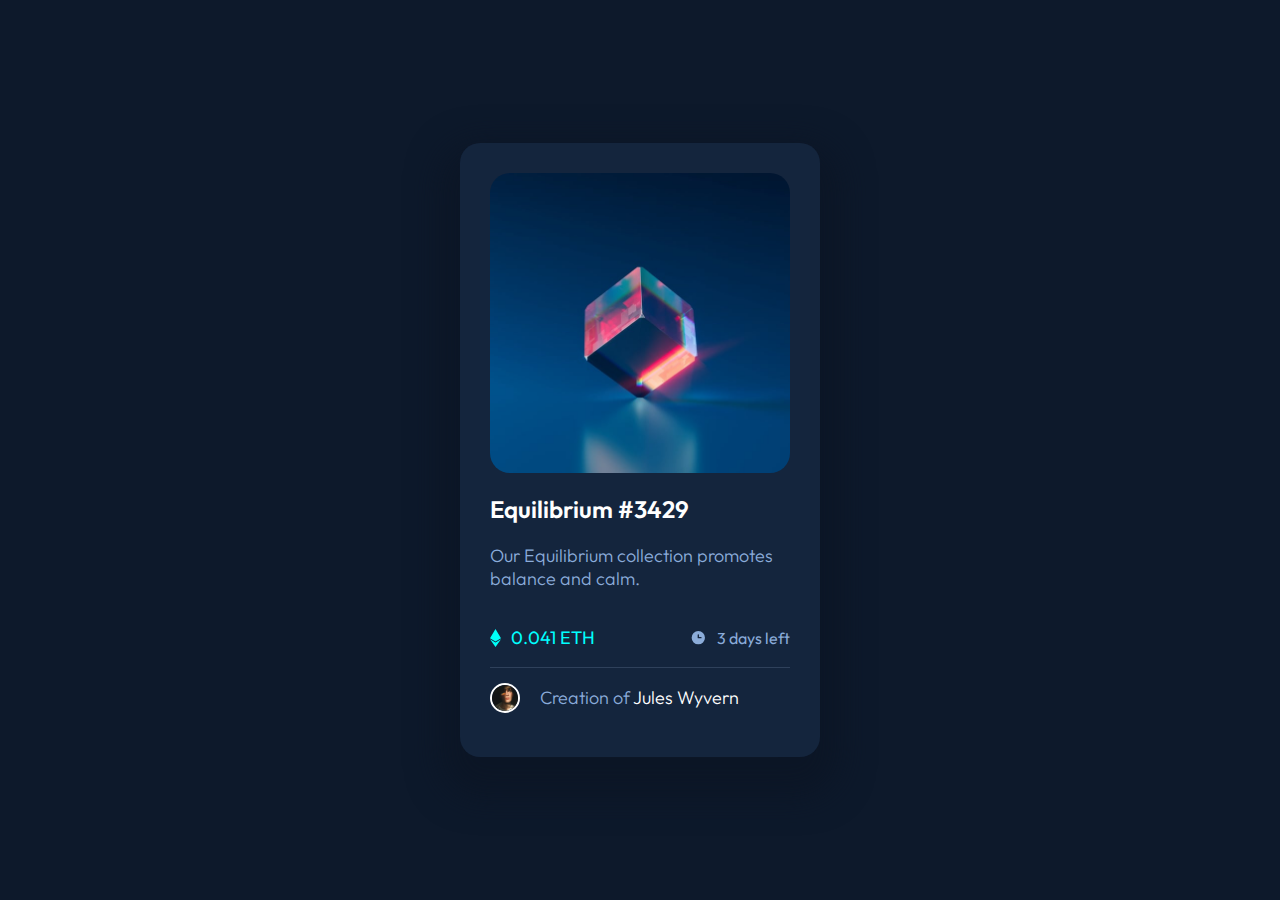
<file: nft-version2/index.html>
<!DOCTYPE html>
<html lang="en">

<head>
    <meta charset="UTF-8">
    <meta http-equiv="X-UA-Compatible" content="IE=edge">
    <meta name="viewport" content="width=device-width, initial-scale=1.0">
    <title>NFT card</title>
    <link rel="stylesheet" href="nft.css">
    <link rel="icon" type="image/png" sizes="32x32" href="./images/favicon-32x32.png">
</head>

<body>
    <section>
        <div class="wrapper">
            <div class="card">
                <div class="photo">
                    <img src="images/image-equilibrium.jpg" alt="" class="photo_img">
                    <div class="photo_overlay">
                        <div class="photo_overlay-img">
                            <img src="images/icon-view.svg" alt="">
                        </div>
                    </div>
                </div>
                <div class="description">
                    <h2>Equilibrium #3429</h2>
                    <div class="description_text">
                        <p>Our Equilibrium collection promotes balance and calm.</p>
                    </div>
                    <div class="description_details">
                        <div class="price">
                            <img src="images/icon-ethereum.svg" alt="">
                            <p>0.041 ETH</p>
                        </div>
                        <div class="time">
                            <img src="images/icon-clock.svg" alt="">
                            <p>3 days left</p>
                        </div>
                    </div>
                </div>
                <hr>
                <div class="author">
                    <img src="images/image-avatar.png" alt="">
                    <p>Creation of <a href="#">Jules Wyvern</a></p>
                </div>
            </div>
        </div>
    </section>
</body>

</html>
</file>
<file: nft-version2/nft.css>
@import url('https://fonts.googleapis.com/css2?family=Outfit:wght@300;400;600&display=swap');

* {
    margin: 0;
    padding: 0;
    box-sizing: border-box;
}

body {
    font-family: 'Outfit', sans-serif;
    background-color: #0d192b;
    display: flex;
    justify-content: center;
    align-items: center;
    height: 100vh;
}

h2 {
    font-weight: 600;
    margin: 0.86em 0;
}

h2,
a {
    color: white;
    cursor: pointer;
    text-decoration: none;
}

h2:hover,
a:hover {
    color: aqua;
}

p {
    font-size: 18px;
    margin: 1em 0;
}

hr {
    height: 1px;
    background-color: #2f415b;
    border-width: 0;
}

.wrapper {
    margin: auto;
    max-width: 360px;
    border-radius: 30px;
}

.card {
    background-color: #14253d;
    padding: 30px;
    border-radius: 20px;
    height: auto;
    box-shadow: 0px 20px 33px 20px rgb(12 22 38)
}

.photo {
    position: relative;
    width: 100%;
}

.photo_img {
    border-radius: 20px;
    width: 100%;
    display: block;
}

.photo_overlay {
    position: absolute;
    top: 0;
    bottom: 0;
    left: 0;
    right: 0;
    height: 100%;
    width: 100%;
    opacity: 0;
    background-color: rgba(0, 255, 255, 0.4);
    border-radius: 20px;

}

.photo:hover .photo_overlay {
    opacity: 1;
    cursor: pointer;
}

.photo_overlay-img {
    position: absolute;
    top: 50%;
    left: 50%;
    transform: translate(-50%, -50%);
}

.description_text p,
.author p {
    color: #8bacda;
    font-weight: 300;
}

.price p {
    color: aqua;
    font-weight: 400;
}

.time p {
    color: #8bacda;
    font-weight: 400;
    font-size: 16px;
}

.author img {
    border-radius: 50%;
    border: 2px solid white;
    height: 30px;
    margin-right: 20px;
}

.description_details,
.time,
.price,
.author {
    display: flex;
    flex-direction: row;
    align-items: center;
}

.description_details {
    justify-content: space-between;
}

.time img,
.price img {
    margin-right: 10px;
}
</file>
